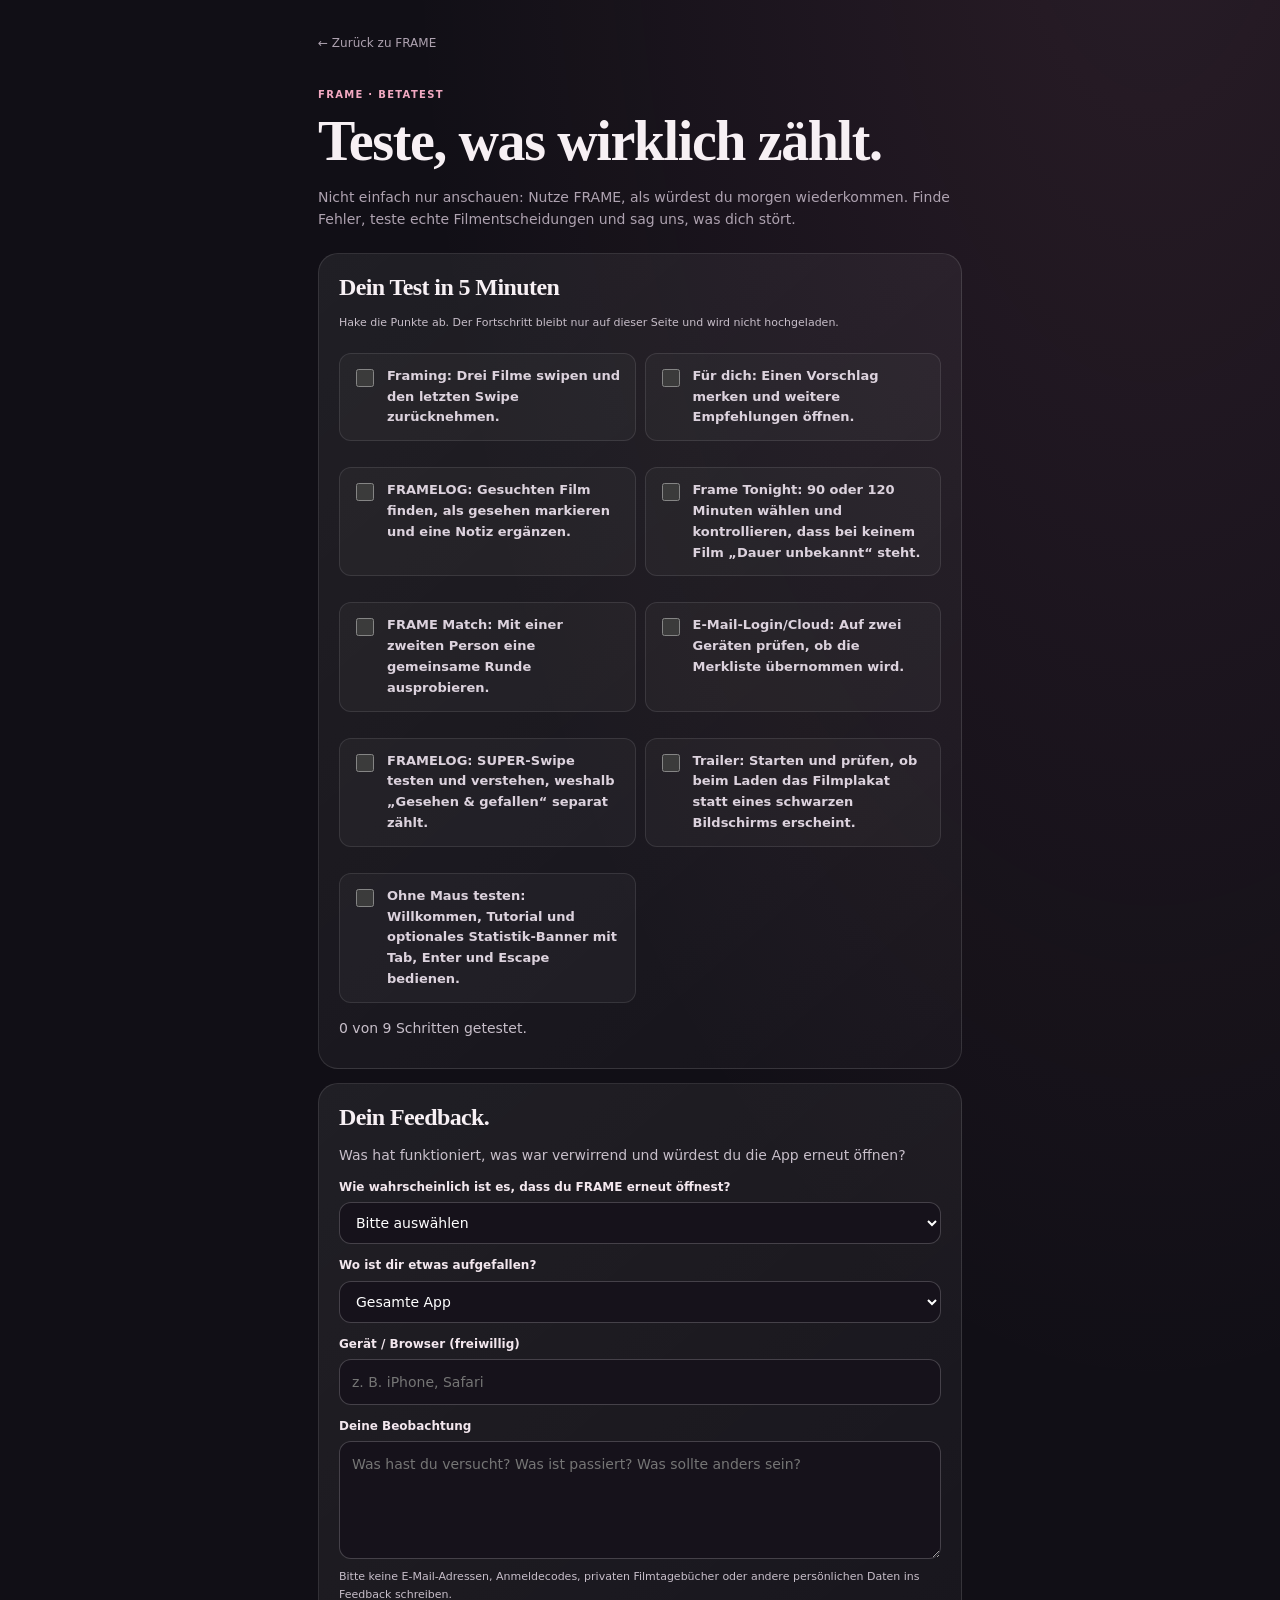
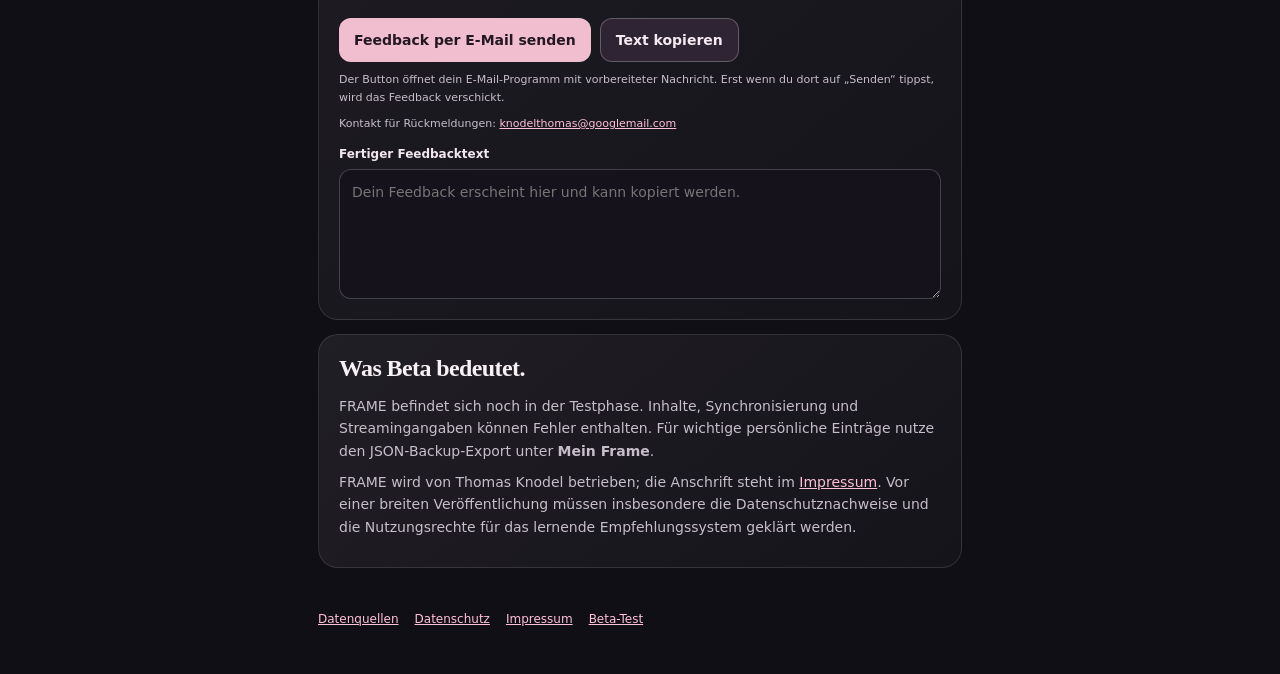
<file: beta.html>
<!doctype html>
<html lang="de"><head><meta charset="utf-8"><meta name="viewport" content="width=device-width,initial-scale=1,viewport-fit=cover"><meta name="theme-color" content="#110f16"><meta name="description" content="Beta-Test und Feedback für FRAME"><link rel="icon" href="/icon.svg" type="image/svg+xml"><title>FRAME Beta · FRAME</title>
<style>
:root{color-scheme:dark;--bg:#110f16;--panel:#201b26;--line:rgba(255,255,255,.11);--text:#f7f0f4;--muted:#aea2b0;--pink:#f2a9c2}
*{box-sizing:border-box}html{background:var(--bg)}body{margin:0;background:radial-gradient(ellipse at 90% -10%,rgba(240,137,183,.11),transparent 46%),var(--bg);color:var(--text);font:14px/1.6 system-ui,-apple-system,BlinkMacSystemFont,"Segoe UI",sans-serif}
main{width:min(100%,680px);margin:auto;padding:24px 18px calc(45px + env(safe-area-inset-bottom))}
a{color:#ffc1d6}a.back{display:inline-block;text-decoration:none;color:var(--muted);font-size:12px;padding:10px 0 25px}
.eyebrow{color:var(--pink);font-size:10px;font-weight:800;letter-spacing:.13em}
h1,h2{font-family:Georgia,serif;letter-spacing:-.025em}h1{font-size:clamp(38px,9vw,56px);line-height:1.06;margin:8px 0 14px}h2{font-size:24px;line-height:1.16;margin:0 0 12px}h3{font-size:16px;line-height:1.35;margin:16px 0 4px}
.intro{color:var(--muted);font-size:14px;margin:0 0 23px}
.card{border:1px solid var(--line);background:linear-gradient(140deg,rgba(255,255,255,.065),rgba(255,255,255,.025));padding:20px;border-radius:20px;margin:14px 0}
.card p,.card li{color:#c7bec9}p{margin:9px 0}ul{padding-left:20px}li{margin:6px 0}.notice{border-left:3px solid #eda4bf;padding:10px 12px;background:rgba(248,171,203,.08);border-radius:5px;color:#f5d6e2}
.meta{font-size:11px;color:var(--muted)}footer{padding-top:28px;color:var(--muted);font-size:12px;display:flex;gap:16px;flex-wrap:wrap}
button,input,select,textarea{font:inherit}button{cursor:pointer}button:focus-visible,a:focus-visible,input:focus-visible,textarea:focus-visible,select:focus-visible{outline:2px solid #ffb5d0;outline-offset:2px}
label{display:block;color:#f3e7ee;font-weight:650;font-size:12px;margin:12px 0 5px}
input:not([type=checkbox]),select,textarea{display:block;width:100%;background:#16121b;border:1px solid rgba(255,255,255,.2);border-radius:12px;padding:11px 12px;color:#fff;font-size:14px}
input[type=checkbox]{accent-color:#e6a0b8;width:18px;height:18px;flex:none}
textarea{min-height:118px;resize:vertical}
.primary,.secondary{min-height:43px;padding:10px 15px;border-radius:12px;font-weight:750}
.primary{background:#f1bed0;color:#231720;border:0}
.secondary{border:1px solid rgba(255,255,255,.25);color:#f7e9f1;background:#2e2433}
.actions{display:flex;gap:9px;flex-wrap:wrap;margin-top:14px}
.grid{display:grid;grid-template-columns:repeat(2,minmax(0,1fr));gap:9px}
.check{display:flex;align-items:start;gap:10px;border:1px solid rgba(255,255,255,.10);padding:12px;border-radius:12px;background:rgba(255,255,255,.03);font-size:13px;color:#dcd2dd}
.check span{flex:1}
#feedbackOutput{min-height:130px;white-space:pre-wrap}
[hidden]{display:none!important}
@media(max-width:390px){.grid{grid-template-columns:1fr}.card{padding:16px}}
</style></head>
<body><main><a class="back" href="/">← Zurück zu FRAME</a>
<p class="eyebrow">FRAME · BETATEST</p><h1>Teste, was wirklich zählt.</h1>
<p class="intro">Nicht einfach nur anschauen: Nutze FRAME, als würdest du morgen wiederkommen. Finde Fehler, teste echte Filmentscheidungen und sag uns, was dich stört.</p>
<section class="card"><h2>Dein Test in 5 Minuten</h2><p class="meta">Hake die Punkte ab. Der Fortschritt bleibt nur auf dieser Seite und wird nicht hochgeladen.</p>
<div id="betaChecks" class="grid">
<label class="check"><input type="checkbox"><span>Framing: Drei Filme swipen und den letzten Swipe zurücknehmen.</span></label>
<label class="check"><input type="checkbox"><span>Für dich: Einen Vorschlag merken und weitere Empfehlungen öffnen.</span></label>
<label class="check"><input type="checkbox"><span>FRAMELOG: Gesuchten Film finden, als gesehen markieren und eine Notiz ergänzen.</span></label>
<label class="check"><input type="checkbox"><span>Frame Tonight: 90 oder 120 Minuten wählen und kontrollieren, dass bei keinem Film „Dauer unbekannt“ steht.</span></label>
<label class="check"><input type="checkbox"><span>FRAME Match: Mit einer zweiten Person eine gemeinsame Runde ausprobieren.</span></label>
<label class="check"><input type="checkbox"><span>E-Mail-Login/Cloud: Auf zwei Geräten prüfen, ob die Merkliste übernommen wird.</span></label>
<label class="check"><input type="checkbox"><span>FRAMELOG: SUPER-Swipe testen und verstehen, weshalb „Gesehen &amp; gefallen“ separat zählt.</span></label>
<label class="check"><input type="checkbox"><span>Trailer: Starten und prüfen, ob beim Laden das Filmplakat statt eines schwarzen Bildschirms erscheint.</span></label>
<label class="check"><input type="checkbox"><span>Ohne Maus testen: Willkommen, Tutorial und optionales Statistik-Banner mit Tab, Enter und Escape bedienen.</span></label>
</div><p id="testProgress" role="status">0 von 9 Schritten getestet.</p></section>
<section class="card"><h2>Dein Feedback.</h2>
<p>Was hat funktioniert, was war verwirrend und würdest du die App erneut öffnen?</p>
<form id="betaForm">
<label for="betaRating">Wie wahrscheinlich ist es, dass du FRAME erneut öffnest?</label>
<select id="betaRating" required><option value="">Bitte auswählen</option><option value="Auf jeden Fall">Auf jeden Fall</option><option value="Vielleicht">Vielleicht</option><option value="Eher nicht">Eher nicht</option></select>
<label for="betaArea">Wo ist dir etwas aufgefallen?</label>
<select id="betaArea"><option>Gesamte App</option><option>Framing</option><option>Für dich</option><option>FRAMELOG</option><option>Frame Tonight</option><option>FRAME Match</option><option>Login und Cloud</option></select>
<label for="betaDevice">Gerät / Browser (freiwillig)</label>
<input id="betaDevice" maxlength="100" placeholder="z. B. iPhone, Safari">
<label for="betaText">Deine Beobachtung</label>
<textarea id="betaText" required maxlength="1500" placeholder="Was hast du versucht? Was ist passiert? Was sollte anders sein?"></textarea>
<p class="meta">Bitte keine E-Mail-Adressen, Anmeldecodes, privaten Filmtagebücher oder andere persönlichen Daten ins Feedback schreiben.</p>
<div class="actions"><button type="submit" class="primary" id="betaShare">Feedback per E-Mail senden</button><button type="button" class="secondary" id="betaCopy">Text kopieren</button></div>
</form>
<p id="betaStatus" role="status" aria-live="polite" class="meta">Der Button öffnet dein E-Mail-Programm mit vorbereiteter Nachricht. Erst wenn du dort auf „Senden“ tippst, wird das Feedback verschickt.</p>
<p class="meta">Kontakt für Rückmeldungen: <a href="mailto:knodelthomas@googlemail.com">knodelthomas@googlemail.com</a></p>
<label for="feedbackOutput">Fertiger Feedbacktext</label>
<textarea id="feedbackOutput" readonly placeholder="Dein Feedback erscheint hier und kann kopiert werden."></textarea>
</section>
<section class="card"><h2>Was Beta bedeutet.</h2>
<p>FRAME befindet sich noch in der Testphase. Inhalte, Synchronisierung und Streamingangaben können Fehler enthalten. Für wichtige persönliche Einträge nutze den JSON-Backup-Export unter <strong>Mein Frame</strong>.</p>
<p>FRAME wird von Thomas Knodel betrieben; die Anschrift steht im <a href="/impressum.html">Impressum</a>. Vor einer breiten Veröffentlichung müssen insbesondere die Datenschutznachweise und die Nutzungsrechte für das lernende Empfehlungssystem geklärt werden.</p>
</section>
<script>
(function(){
'use strict';
const checks=[...document.querySelectorAll('#betaChecks input')];
const progress=document.getElementById('testProgress');
function update(){const count=checks.filter(x=>x.checked).length;progress.textContent=count+' von '+checks.length+' Schritten getestet.';}
checks.forEach(x=>x.addEventListener('change',update));update();
const form=document.getElementById('betaForm'),out=document.getElementById('feedbackOutput');
const status=document.getElementById('betaStatus');
function message(){
 const rating=document.getElementById('betaRating').value||'Nicht angegeben';
 const area=document.getElementById('betaArea').value;
 const device=document.getElementById('betaDevice').value.trim().slice(0,100);
 const feedback=document.getElementById('betaText').value.trim().slice(0,1500);
 if(!feedback){status.textContent='Bitte erst deine Beobachtung eintragen.';return null;}
 const msg=['FRAME · Beta-Feedback','Wiederkommen: '+rating,'Bereich: '+area,
  ...(device?['Gerät: '+device]:[]),'Getestet: '+checks.filter(x=>x.checked).length+' / '+checks.length,
  'Beobachtung: '+feedback].join('\n');
 out.value=msg;return msg;
}
async function copy(msg){
 try{
   if(navigator.clipboard?.writeText){await navigator.clipboard.writeText(msg);status.textContent='Feedback kopiert. Teile es über deinen bevorzugten Kanal.';return;}
 }catch{}
 out.focus();out.select();status.textContent='Markiere den Text und wähle „Kopieren“.';
}
form.addEventListener('submit',event=>{
 event.preventDefault();const msg=message();if(!msg)return;
 const subject='FRAME Beta-Feedback · '+document.getElementById('betaArea').value;
 const url='mailto:knodelthomas@googlemail.com?subject='+encodeURIComponent(subject)+'&body='+encodeURIComponent(msg);
 status.textContent='Öffne dein E-Mail-Programm und tippe dort auf „Senden“. Falls kein E-Mail-Programm erscheint, nutze „Text kopieren“.';
 window.location.href=url;
});
document.getElementById('betaCopy').addEventListener('click',async()=>{const msg=message();if(msg)await copy(msg);});
})();
</script><footer><a href="/about.html">Datenquellen</a><a href="/datenschutz.html">Datenschutz</a><a href="/impressum.html">Impressum</a><a href="/beta.html">Beta-Test</a></footer></main></body></html>
</file>
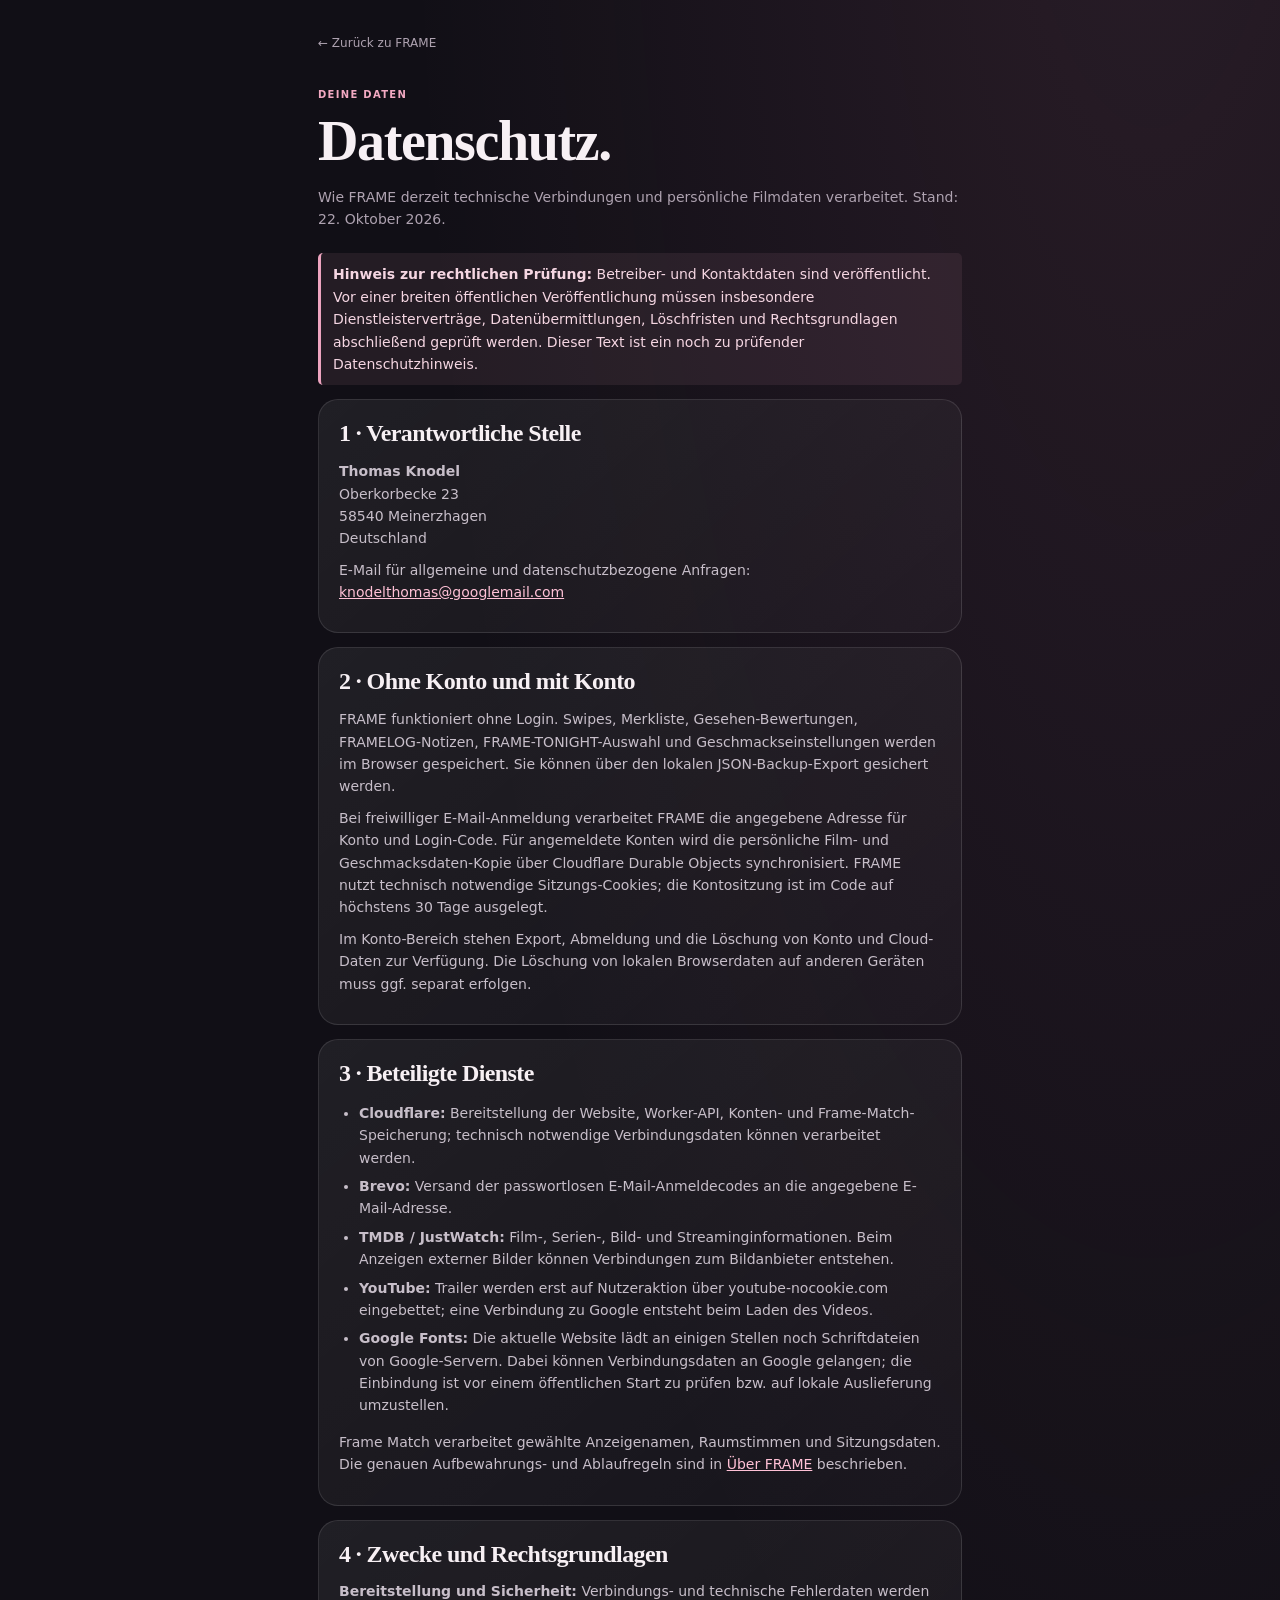
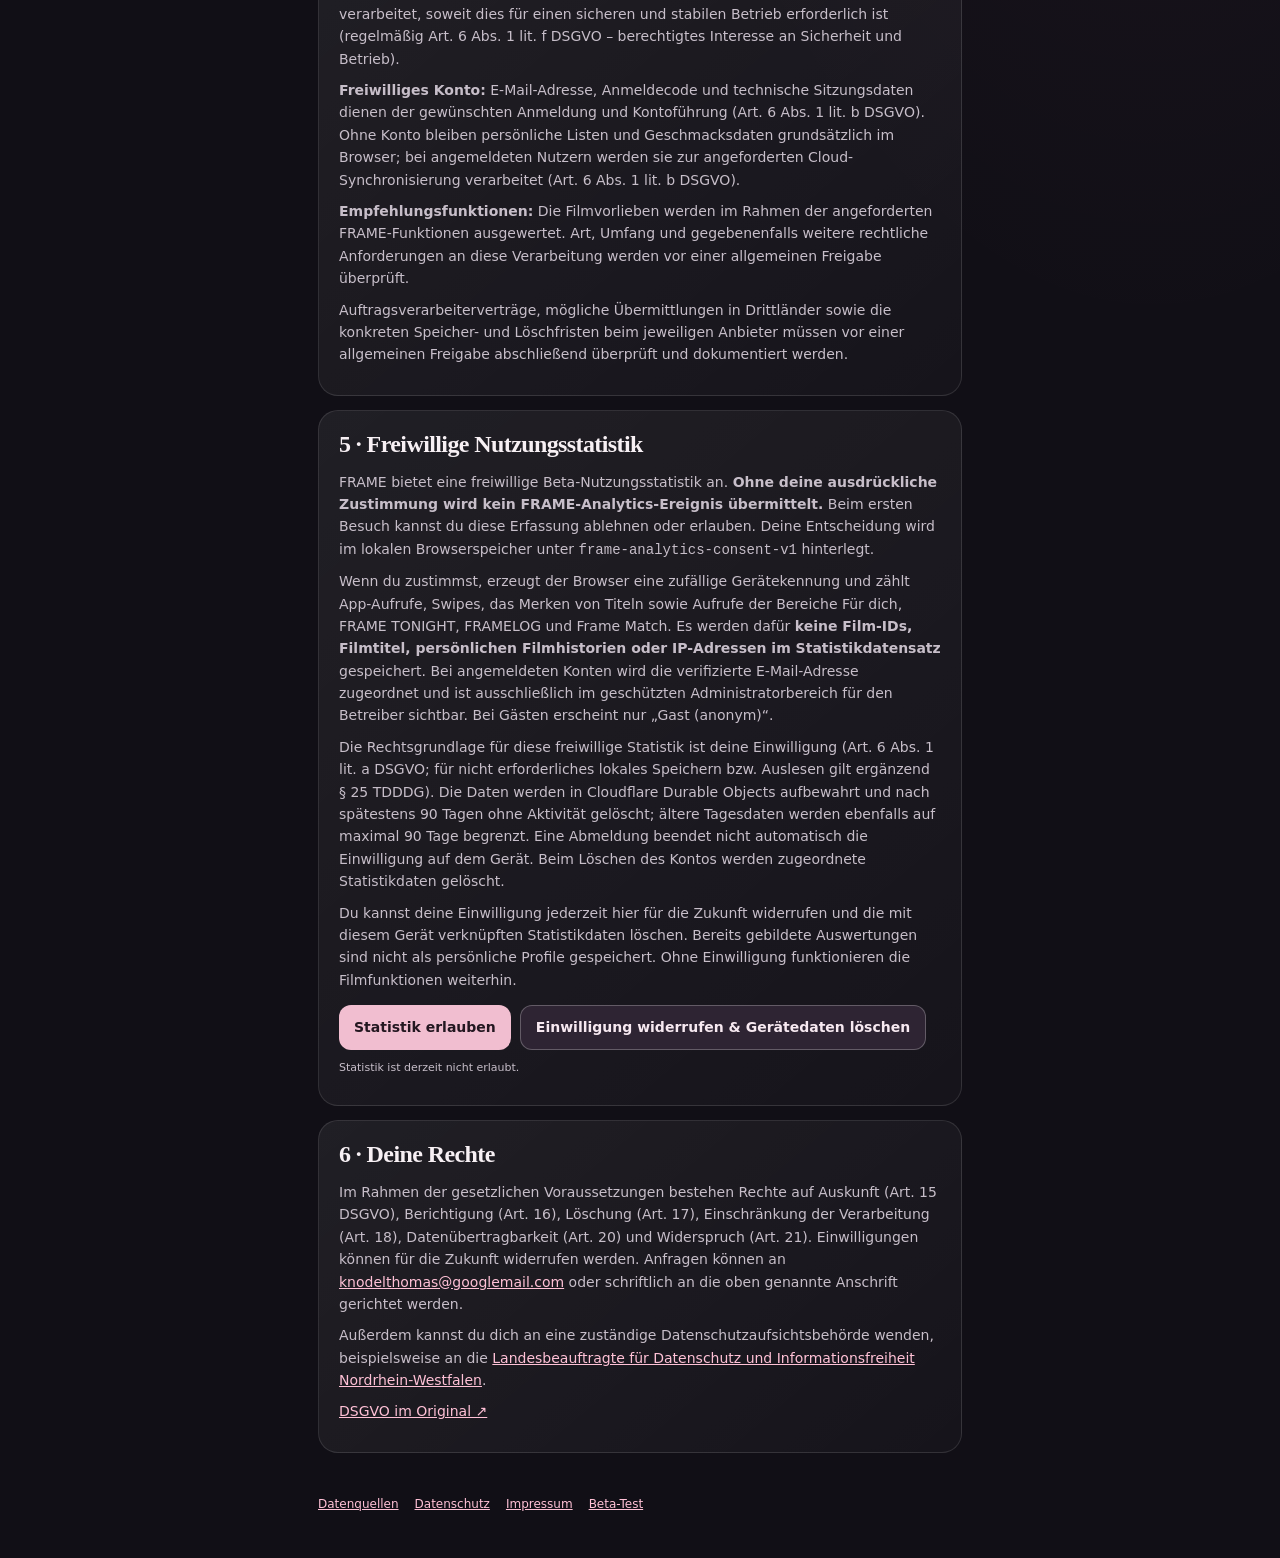
<file: datenschutz.html>
<!doctype html>
<html lang="de"><head><meta charset="utf-8"><meta name="viewport" content="width=device-width,initial-scale=1,viewport-fit=cover"><meta name="theme-color" content="#110f16"><meta name="description" content="Datenschutzhinweise zu FRAME"><link rel="icon" href="/icon.svg" type="image/svg+xml"><title>Datenschutz · FRAME</title>
<style>
:root{color-scheme:dark;--bg:#110f16;--panel:#201b26;--line:rgba(255,255,255,.11);--text:#f7f0f4;--muted:#aea2b0;--pink:#f2a9c2}
*{box-sizing:border-box}html{background:var(--bg)}body{margin:0;background:radial-gradient(ellipse at 90% -10%,rgba(240,137,183,.11),transparent 46%),var(--bg);color:var(--text);font:14px/1.6 system-ui,-apple-system,BlinkMacSystemFont,"Segoe UI",sans-serif}
main{width:min(100%,680px);margin:auto;padding:24px 18px calc(45px + env(safe-area-inset-bottom))}
a{color:#ffc1d6}a.back{display:inline-block;text-decoration:none;color:var(--muted);font-size:12px;padding:10px 0 25px}
.eyebrow{color:var(--pink);font-size:10px;font-weight:800;letter-spacing:.13em}
h1,h2{font-family:Georgia,serif;letter-spacing:-.025em}h1{font-size:clamp(38px,9vw,56px);line-height:1.06;margin:8px 0 14px}h2{font-size:24px;line-height:1.16;margin:0 0 12px}h3{font-size:16px;line-height:1.35;margin:16px 0 4px}
.intro{color:var(--muted);font-size:14px;margin:0 0 23px}
.card{border:1px solid var(--line);background:linear-gradient(140deg,rgba(255,255,255,.065),rgba(255,255,255,.025));padding:20px;border-radius:20px;margin:14px 0}
.card p,.card li{color:#c7bec9}p{margin:9px 0}ul{padding-left:20px}li{margin:6px 0}.notice{border-left:3px solid #eda4bf;padding:10px 12px;background:rgba(248,171,203,.08);border-radius:5px;color:#f5d6e2}
.meta{font-size:11px;color:var(--muted)}footer{padding-top:28px;color:var(--muted);font-size:12px;display:flex;gap:16px;flex-wrap:wrap}
button,input,select,textarea{font:inherit}button{cursor:pointer}button:focus-visible,a:focus-visible,input:focus-visible,textarea:focus-visible,select:focus-visible{outline:2px solid #ffb5d0;outline-offset:2px}
label{display:block;color:#f3e7ee;font-weight:650;font-size:12px;margin:12px 0 5px}
input:not([type=checkbox]),select,textarea{display:block;width:100%;background:#16121b;border:1px solid rgba(255,255,255,.2);border-radius:12px;padding:11px 12px;color:#fff;font-size:14px}
input[type=checkbox]{accent-color:#e6a0b8;width:18px;height:18px;flex:none}
textarea{min-height:118px;resize:vertical}
.primary,.secondary{min-height:43px;padding:10px 15px;border-radius:12px;font-weight:750}
.primary{background:#f1bed0;color:#231720;border:0}
.secondary{border:1px solid rgba(255,255,255,.25);color:#f7e9f1;background:#2e2433}
.actions{display:flex;gap:9px;flex-wrap:wrap;margin-top:14px}
.grid{display:grid;grid-template-columns:repeat(2,minmax(0,1fr));gap:9px}
.check{display:flex;align-items:start;gap:10px;border:1px solid rgba(255,255,255,.10);padding:12px;border-radius:12px;background:rgba(255,255,255,.03);font-size:13px;color:#dcd2dd}
.check span{flex:1}
#feedbackOutput{min-height:130px;white-space:pre-wrap}
[hidden]{display:none!important}
@media(max-width:390px){.grid{grid-template-columns:1fr}.card{padding:16px}}
</style></head>
<body><main><a class="back" href="/">← Zurück zu FRAME</a>
<p class="eyebrow">DEINE DATEN</p><h1>Datenschutz.</h1>
<p class="intro">Wie FRAME derzeit technische Verbindungen und persönliche Filmdaten verarbeitet. Stand: 22. Oktober 2026.</p>
<div class="notice"><strong>Hinweis zur rechtlichen Prüfung:</strong> Betreiber- und Kontaktdaten sind veröffentlicht. Vor einer breiten öffentlichen Veröffentlichung müssen insbesondere Dienstleisterverträge, Datenübermittlungen, Löschfristen und Rechtsgrundlagen abschließend geprüft werden. Dieser Text ist ein noch zu prüfender Datenschutzhinweis.</div>
<section class="card"><h2>1 · Verantwortliche Stelle</h2>
<p><strong>Thomas Knodel</strong><br>Oberkorbecke 23<br>58540 Meinerzhagen<br>Deutschland</p>
<p>E-Mail für allgemeine und datenschutzbezogene Anfragen: <a href="mailto:knodelthomas@googlemail.com">knodelthomas@googlemail.com</a></p></section>
<section class="card"><h2>2 · Ohne Konto und mit Konto</h2>
<p>FRAME funktioniert ohne Login. Swipes, Merkliste, Gesehen-Bewertungen, FRAMELOG-Notizen, FRAME-TONIGHT-Auswahl und Geschmackseinstellungen werden im Browser gespeichert. Sie können über den lokalen JSON-Backup-Export gesichert werden.</p>
<p>Bei freiwilliger E-Mail-Anmeldung verarbeitet FRAME die angegebene Adresse für Konto und Login-Code. Für angemeldete Konten wird die persönliche Film- und Geschmacksdaten-Kopie über Cloudflare Durable Objects synchronisiert. FRAME nutzt technisch notwendige Sitzungs-Cookies; die Kontositzung ist im Code auf höchstens 30 Tage ausgelegt.</p>
<p>Im Konto-Bereich stehen Export, Abmeldung und die Löschung von Konto und Cloud-Daten zur Verfügung. Die Löschung von lokalen Browserdaten auf anderen Geräten muss ggf. separat erfolgen.</p></section>
<section class="card"><h2>3 · Beteiligte Dienste</h2>
<ul><li><strong>Cloudflare:</strong> Bereitstellung der Website, Worker-API, Konten- und Frame-Match-Speicherung; technisch notwendige Verbindungsdaten können verarbeitet werden.</li>
<li><strong>Brevo:</strong> Versand der passwortlosen E-Mail-Anmeldecodes an die angegebene E-Mail-Adresse.</li>
<li><strong>TMDB / JustWatch:</strong> Film-, Serien-, Bild- und Streaminginformationen. Beim Anzeigen externer Bilder können Verbindungen zum Bildanbieter entstehen.</li>
<li><strong>YouTube:</strong> Trailer werden erst auf Nutzeraktion über youtube-nocookie.com eingebettet; eine Verbindung zu Google entsteht beim Laden des Videos.</li>
<li><strong>Google Fonts:</strong> Die aktuelle Website lädt an einigen Stellen noch Schriftdateien von Google-Servern. Dabei können Verbindungsdaten an Google gelangen; die Einbindung ist vor einem öffentlichen Start zu prüfen bzw. auf lokale Auslieferung umzustellen.</li></ul>
<p>Frame Match verarbeitet gewählte Anzeigenamen, Raumstimmen und Sitzungsdaten. Die genauen Aufbewahrungs- und Ablaufregeln sind in <a href="/about.html">Über FRAME</a> beschrieben.</p></section>
<section class="card"><h2>4 · Zwecke und Rechtsgrundlagen</h2>
<p><strong>Bereitstellung und Sicherheit:</strong> Verbindungs- und technische Fehlerdaten werden verarbeitet, soweit dies für einen sicheren und stabilen Betrieb erforderlich ist (regelmäßig Art. 6 Abs. 1 lit. f DSGVO – berechtigtes Interesse an Sicherheit und Betrieb).</p>
<p><strong>Freiwilliges Konto:</strong> E-Mail-Adresse, Anmeldecode und technische Sitzungsdaten dienen der gewünschten Anmeldung und Kontoführung (Art. 6 Abs. 1 lit. b DSGVO). Ohne Konto bleiben persönliche Listen und Geschmacksdaten grundsätzlich im Browser; bei angemeldeten Nutzern werden sie zur angeforderten Cloud-Synchronisierung verarbeitet (Art. 6 Abs. 1 lit. b DSGVO).</p>
<p><strong>Empfehlungsfunktionen:</strong> Die Filmvorlieben werden im Rahmen der angeforderten FRAME-Funktionen ausgewertet. Art, Umfang und gegebenenfalls weitere rechtliche Anforderungen an diese Verarbeitung werden vor einer allgemeinen Freigabe überprüft.</p>
<p>Auftragsverarbeiterverträge, mögliche Übermittlungen in Drittländer sowie die konkreten Speicher- und Löschfristen beim jeweiligen Anbieter müssen vor einer allgemeinen Freigabe abschließend überprüft und dokumentiert werden.</p></section>
<section class="card"><h2>5 · Freiwillige Nutzungsstatistik</h2>
<p>FRAME bietet eine freiwillige Beta-Nutzungsstatistik an. <strong>Ohne deine ausdrückliche Zustimmung wird kein FRAME-Analytics-Ereignis übermittelt.</strong> Beim ersten Besuch kannst du diese Erfassung ablehnen oder erlauben. Deine Entscheidung wird im lokalen Browserspeicher unter <code>frame-analytics-consent-v1</code> hinterlegt.</p>
<p>Wenn du zustimmst, erzeugt der Browser eine zufällige Gerätekennung und zählt App-Aufrufe, Swipes, das Merken von Titeln sowie Aufrufe der Bereiche Für dich, FRAME TONIGHT, FRAMELOG und Frame Match. Es werden dafür <strong>keine Film-IDs, Filmtitel, persönlichen Filmhistorien oder IP-Adressen im Statistikdatensatz</strong> gespeichert. Bei angemeldeten Konten wird die verifizierte E-Mail-Adresse zugeordnet und ist ausschließlich im geschützten Administratorbereich für den Betreiber sichtbar. Bei Gästen erscheint nur „Gast (anonym)“.</p>
<p>Die Rechtsgrundlage für diese freiwillige Statistik ist deine Einwilligung (Art. 6 Abs. 1 lit. a DSGVO; für nicht erforderliches lokales Speichern bzw. Auslesen gilt ergänzend § 25 TDDDG). Die Daten werden in Cloudflare Durable Objects aufbewahrt und nach spätestens 90 Tagen ohne Aktivität gelöscht; ältere Tagesdaten werden ebenfalls auf maximal 90 Tage begrenzt. Eine Abmeldung beendet nicht automatisch die Einwilligung auf dem Gerät. Beim Löschen des Kontos werden zugeordnete Statistikdaten gelöscht.</p>
<p>Du kannst deine Einwilligung jederzeit hier für die Zukunft widerrufen und die mit diesem Gerät verknüpften Statistikdaten löschen. Bereits gebildete Auswertungen sind nicht als persönliche Profile gespeichert. Ohne Einwilligung funktionieren die Filmfunktionen weiterhin.</p>
<div class="actions"><button type="button" class="primary" id="frameStatsAllow">Statistik erlauben</button><button type="button" class="secondary" id="frameStatsRevoke">Einwilligung widerrufen &amp; Gerätedaten löschen</button></div>
<p class="meta" id="frameStatsStatus" role="status"></p>
</section>
<section class="card"><h2>6 · Deine Rechte</h2>
<p>Im Rahmen der gesetzlichen Voraussetzungen bestehen Rechte auf Auskunft (Art. 15 DSGVO), Berichtigung (Art. 16), Löschung (Art. 17), Einschränkung der Verarbeitung (Art. 18), Datenübertragbarkeit (Art. 20) und Widerspruch (Art. 21). Einwilligungen können für die Zukunft widerrufen werden. Anfragen können an <a href="mailto:knodelthomas@googlemail.com">knodelthomas@googlemail.com</a> oder schriftlich an die oben genannte Anschrift gerichtet werden.</p>
<p>Außerdem kannst du dich an eine zuständige Datenschutzaufsichtsbehörde wenden, beispielsweise an die <a href="https://www.ldi.nrw.de/" target="_blank" rel="noopener noreferrer">Landesbeauftragte für Datenschutz und Informationsfreiheit Nordrhein-Westfalen</a>.</p>
<p><a href="https://eur-lex.europa.eu/eli/reg/2016/679/oj" target="_blank" rel="noopener noreferrer">DSGVO im Original ↗</a></p></section><footer><a href="/about.html">Datenquellen</a><a href="/datenschutz.html">Datenschutz</a><a href="/impressum.html">Impressum</a><a href="/beta.html">Beta-Test</a></footer></main>
<script>
(()=>{
'use strict';
const C='frame-analytics-consent-v1',V='frame-analytics-visitor-v1';
const status=document.getElementById('frameStatsStatus');
const show=msg=>{status.textContent=msg;};
const update=()=>{show(localStorage.getItem(C)==='yes'?'Statistik ist aktuell erlaubt.':'Statistik ist derzeit nicht erlaubt.');};
document.getElementById('frameStatsAllow').addEventListener('click',()=>{
 try{
  if(!localStorage.getItem(V))localStorage.setItem(V,crypto.randomUUID());
  localStorage.setItem(C,'yes');
  update();
 }catch{show('Diese Browsereinstellungen lassen sich hier nicht speichern.');}
});
document.getElementById('frameStatsRevoke').addEventListener('click',async()=>{
 const id=localStorage.getItem(V);
 try{localStorage.setItem(C,'no');}catch{}
 if(!id){update();return;}
 try{
  const res=await fetch('/api/analytics/forget',{method:'POST',credentials:'same-origin',cache:'no-store',
    headers:{'content-type':'application/json'},body:JSON.stringify({id})});
  if(!res.ok)throw Error();
  localStorage.removeItem(V);
  show('Einwilligung widerrufen. Die erfassten Daten dieses Geräts wurden gelöscht.');
 }catch{show('Einwilligung widerrufen. Die serverseitige Löschung konnte nicht bestätigt werden. Bitte erneut versuchen oder uns kontaktieren.');}
});
try{update();}catch{show('Statistik ist nicht aktiviert.');}
})();
</script></body></html>
</file>
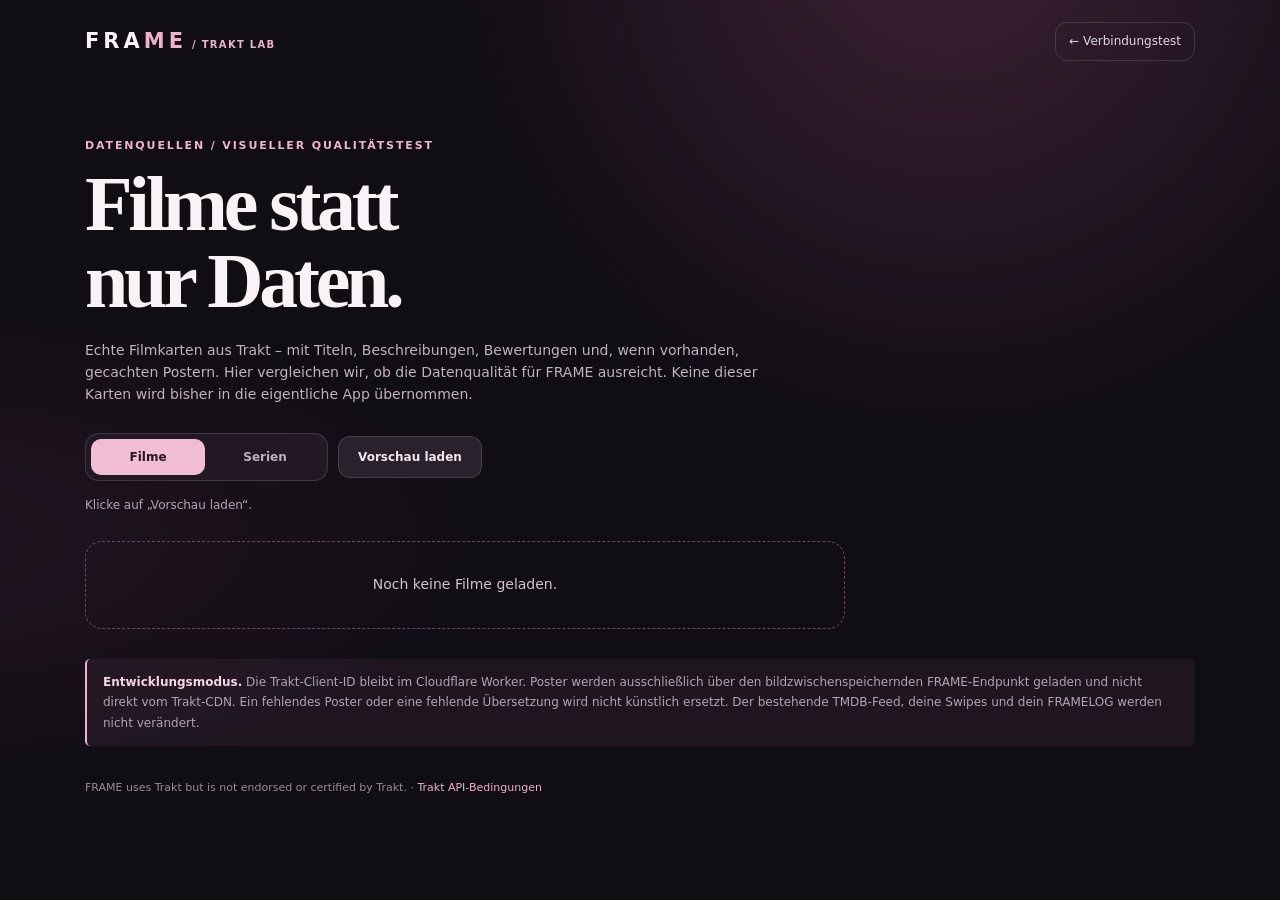
<file: frame-trakt-preview.html>
<!doctype html>
<html lang="de">
<head>
<meta charset="utf-8">
<meta name="viewport" content="width=device-width,initial-scale=1,viewport-fit=cover">
<meta name="robots" content="noindex,nofollow">
<meta name="theme-color" content="#120e16">
<link rel="icon" href="/icon.svg" type="image/svg+xml">
<title>FRAME LAB · Trakt-Filmkarten</title>
<style>
:root{color-scheme:dark;--bg:#100d13;--surface:#201923;--muted:#b8aab8;--line:rgba(255,255,255,.14);--pink:#edb2cd;--text:#f9f3f7}
*{box-sizing:border-box}html{background:var(--bg)}
body{margin:0;min-height:100dvh;color:var(--text);background:radial-gradient(ellipse at 74% -8%,#3d2035 0,transparent 38%),radial-gradient(ellipse at -10% 60%,#241522 0,transparent 33%),var(--bg);font:14px/1.55 -apple-system,BlinkMacSystemFont,"Segoe UI",system-ui,sans-serif}
a{color:var(--pink);text-decoration:none}a:focus-visible,button:focus-visible,summary:focus-visible{outline:2px solid #ffbdd9;outline-offset:3px}
main{width:min(1190px,100%);padding:22px clamp(14px,4vw,40px) 76px;margin:auto}
header{display:flex;gap:18px;align-items:center;justify-content:space-between;margin-bottom:clamp(40px,6vw,80px)}
.wordmark{font-size:21px;font-weight:900;letter-spacing:.19em}.wordmark span{color:var(--pink)}.lab{font-size:10px;font-weight:800;letter-spacing:.13em;color:#af9caa;padding-left:5px}
.back{border:1px solid var(--line);border-radius:12px;padding:9px 13px;color:#e3d7e0;font-size:12px;white-space:nowrap}
.eyebrow{font-size:11px;letter-spacing:.17em;color:#efb3cf;font-weight:850}
h1{font:600 clamp(42px,7vw,78px)/.98 Georgia,serif;letter-spacing:-.055em;margin:12px 0 21px}
.intro{max-width:720px;color:#c0b2bf;font-size:14px;margin:0 0 28px}
.tools{display:flex;flex-wrap:wrap;align-items:center;gap:10px;margin-bottom:15px}
.tabs{display:flex;gap:3px;background:#211824;padding:5px;border:1px solid var(--line);border-radius:14px}
.tab{border:0;background:transparent;color:#bcb0bd;border-radius:10px;min-width:114px;padding:11px 16px;font:800 12px system-ui;cursor:pointer}
.tab[aria-selected=true]{background:#f0bdd2;color:#241823}
.refresh{border:1px solid var(--line);border-radius:12px;background:#29212b;color:#f5e7ef;padding:13px 19px;font:750 12px system-ui;cursor:pointer}
.refresh:disabled{opacity:.45}
#status{color:#b5a3b3;font-size:12px;margin:14px 0 25px;min-height:20px}
#status.error{color:#ffb7b7}
.warning{margin:-7px 0 24px;padding:13px 15px;border:1px solid rgba(244,186,115,.35);background:rgba(244,186,115,.075);border-radius:12px;color:#f4d6b2;font-size:12px;line-height:1.6}
.warning[hidden]{display:none}
.stats{display:flex;gap:8px;flex-wrap:wrap;margin-bottom:23px}
.stats[hidden],#grid[hidden],#empty[hidden]{display:none}
.stat{padding:10px 12px;border-radius:10px;border:1px solid var(--line);background:rgba(255,255,255,.045);font-size:12px;color:#c8b8c6}
.stat b{font-variant-numeric:tabular-nums;font-size:16px;color:#f5e7f0;margin-right:5px}
.grid{display:grid;grid-template-columns:repeat(3,minmax(0,1fr));gap:16px}
.card{min-width:0;overflow:hidden;border-radius:21px;border:1px solid rgba(255,255,255,.13);background:linear-gradient(160deg,#2a202b,#1a151e 76%);box-shadow:0 9px 26px rgba(0,0,0,.12)}
.poster{height:clamp(210px,28vw,340px);position:relative;overflow:hidden;background:radial-gradient(ellipse at 50% 35%,#614059,transparent 70%),#211922}
.poster img{width:100%;height:100%;object-fit:cover;object-position:center 24%;display:block}
.poster:after{content:"";pointer-events:none;position:absolute;inset:0;background:linear-gradient(0deg,rgba(19,12,19,.85),transparent 40%)}
.no-poster{height:100%;display:grid;place-content:center;text-align:center;gap:10px}
.no-poster strong{font:600 clamp(25px,4vw,42px)/1 Georgia,serif;color:#f2d3df;letter-spacing:.2em}
.no-poster span{color:#b5a4b2;font-size:10px;letter-spacing:.16em;font-weight:750}
.no-poster .poster-error{display:block;max-width:90%;margin:10px auto 0;padding:0 8px;color:#ffcfcc;font-size:11px;letter-spacing:0;font-weight:600;line-height:1.55;overflow-wrap:anywhere}
.corner{position:absolute;z-index:1;left:14px;top:14px;background:rgba(18,12,19,.75);border:1px solid rgba(255,255,255,.24);backdrop-filter:blur(9px);font-size:9px;font-weight:800;letter-spacing:.08em;padding:6px 9px;border-radius:9px;max-width:calc(100% - 78px);white-space:nowrap;overflow:hidden;text-overflow:ellipsis}
.corner.german{color:#d9ffc8}
.rating{position:absolute;z-index:1;right:14px;top:14px;border-radius:9px;background:rgba(15,11,16,.77);padding:6px 9px;font-size:11px;font-weight:800}
.copy{padding:19px 18px 20px}
.meta{font-size:11px;color:#c2b4c1;letter-spacing:.07em;margin-bottom:9px}
h2{font:600 clamp(24px,2.8vw,30px)/1.11 Georgia,serif;margin:0 0 12px;letter-spacing:-.026em;text-wrap:balance;overflow-wrap:anywhere}
.genres{display:flex;gap:5px;flex-wrap:wrap;min-height:24px;margin:0 0 14px}
.genre{color:#e6c8d9;border:1px solid rgba(250,191,218,.23);background:rgba(240,173,204,.07);padding:4px 8px;border-radius:6px;font-size:10px;text-transform:capitalize}
.desc{font-size:12px;line-height:1.68;color:#cfc3cf;min-height:80px;display:-webkit-box;-webkit-box-orient:vertical;-webkit-line-clamp:4;overflow:hidden;margin:0}
.desc.full{display:block;overflow:visible}
.more{display:block;margin:10px 0 0;background:none;border:0;color:var(--pink);font:750 12px system-ui;padding:0;cursor:pointer}
.bottom{border-top:1px solid var(--line);display:flex;align-items:center;justify-content:space-between;gap:8px;margin-top:20px;padding-top:13px;font-size:11px;color:#a99eaa}
.bottom a{font-weight:700}
.empty{border:1px dashed #6a4a63;padding:32px 18px;border-radius:17px;text-align:center;color:#d4c1d0;max-width:760px}
.note{color:#b2a3b2;border-left:2px solid var(--pink);background:rgba(226,139,190,.065);padding:13px 16px;margin-top:30px;border-radius:5px;font-size:12px;line-height:1.7}
.note strong{color:#f5d5e5}
.foot{font-size:11px;color:#9a8a99;margin-top:33px}
@media(max-width:850px){.grid{grid-template-columns:repeat(2,minmax(0,1fr))}.poster{height:clamp(215px,40vw,350px)}}
@media(max-width:480px){header{margin-bottom:46px}.wordmark{font-size:18px}.back{font-size:11px;padding:9px}.lab{font-size:9px}.tabs{width:100%}.tab{flex:1;min-width:0}.refresh{width:100%}.grid{gap:9px}.card{border-radius:14px}.poster{height:clamp(175px,57vw,255px)}.copy{padding:13px 11px 14px}h2{font-size:21px}.genres{margin-bottom:8px}.genre{font-size:9px;padding:3px 5px}.desc{font-size:11px;min-height:90px;-webkit-line-clamp:5}.meta{font-size:10px}.rating{right:8px;top:8px}.corner{left:8px;top:8px;font-size:8px}.bottom{font-size:10px}}
</style>
</head>
<body><main>
<header><div><div class="wordmark">FRA<span>ME</span><span class="lab">/ TRAKT LAB</span></div></div><a class="back" href="/frame-trakt-test.html">← Verbindungstest</a></header>
<p class="eyebrow">DATENQUELLEN / VISUELLER QUALITÄTSTEST</p>
<h1>Filme statt<br>nur Daten.</h1>
<p class="intro">Echte Filmkarten aus Trakt – mit Titeln, Beschreibungen, Bewertungen und, wenn vorhanden, gecachten Postern. Hier vergleichen wir, ob die Datenqualität für FRAME ausreicht. Keine dieser Karten wird bisher in die eigentliche App übernommen.</p>
<div class="tools" role="group" aria-label="Filme oder Serien wählen">
 <div class="tabs" role="tablist">
  <button type="button" class="tab" id="moviesTab" aria-selected="true" role="tab">Filme</button>
  <button type="button" class="tab" id="showsTab" aria-selected="false" role="tab">Serien</button>
 </div>
 <button class="refresh" id="refresh" type="button">Vorschau laden</button>
</div>
<p id="status" role="status">Noch keine Daten abgerufen. Klicke auf „Vorschau laden“.</p>
<div class="warning" id="previewWarning" role="status" hidden></div>
<div class="stats" id="stats" hidden></div>
<div id="grid" class="grid" hidden></div>
<div class="empty" id="empty">Die Vorschau läuft ausschließlich über dein verifiziertes FRAME-Administratorkonto.</div>
<p class="note"><strong>Entwicklungsmodus.</strong> Die Trakt-Client-ID bleibt im Cloudflare Worker. Poster werden ausschließlich über den bildzwischenspeichernden FRAME-Endpunkt geladen und nicht direkt vom Trakt-CDN. Ein fehlendes Poster oder eine fehlende Übersetzung wird nicht künstlich ersetzt. Der bestehende TMDB-Feed, deine Swipes und dein FRAMELOG werden nicht verändert.</p>
<p class="foot">FRAME uses Trakt but is not endorsed or certified by Trakt. · <a href="https://developer.trakt.tv/docs/api-use-policy" target="_blank" rel="noopener noreferrer">Trakt API-Bedingungen</a></p>
</main>
<script>
(()=>{
'use strict';
const el=id=>document.getElementById(id);
const loaded=new Map();
let current='movies',loading=false,posterDiagnosticStarted=false;
let posterProgress={total:0,loaded:0,failed:0};
function updatePosterProgress(){
 const n=el('posterProgress');
 if(n)n.textContent=posterProgress.loaded+' / '+posterProgress.total+' Bilder geladen'+(posterProgress.failed?' · '+posterProgress.failed+' Fehler':'');
}
async function diagnosePoster(url,node){
 try{
  const probe=new URL(url,location.origin);probe.searchParams.set('diagnose','1');
  const response=await fetch(probe,{credentials:'same-origin',cache:'no-store'});
  const data=await response.json();
  node.textContent=data.ok?'Beim erneuten Abruf wurde ein Bild geliefert. Der ursprüngliche Ladefehler kann vorübergehend sein.':
    (data.error||'Bildabruf fehlgeschlagen')+' ['+(data.code||'HTTP '+response.status)+']';
 }catch{node.textContent='Bilddiagnose momentan nicht verfügbar.';}
}

const labels={action:'Action',adventure:'Abenteuer',animation:'Animation',comedy:'Komödie',crime:'Krimi',documentary:'Dokumentation',drama:'Drama',family:'Familie',fantasy:'Fantasy',history:'Historie',horror:'Horror',music:'Musik',mystery:'Mystery',romance:'Romantik',science_fiction:'Science Fiction',thriller:'Thriller',war:'Krieg',western:'Western'};
function section(type){
  current=type;
  el('previewWarning').hidden=true;
  el('moviesTab').setAttribute('aria-selected',String(type==='movies'));
  el('showsTab').setAttribute('aria-selected',String(type==='shows'));
  el('refresh').textContent=loaded.has(type)?'Neu abrufen':'Vorschau laden';
  if(loaded.has(type))render(loaded.get(type));
  else {
    el('stats').hidden=true;el('grid').hidden=true;el('empty').hidden=false;
    el('empty').textContent='Noch keine '+(type==='movies'?'Filme':'Serien')+' geladen.';
    el('status').textContent='Klicke auf „Vorschau laden“.';
    el('status').className='';
  }
}
function add(tag,cls,txt){
  const node=document.createElement(tag);
  if(cls)node.className=cls;
  if(txt!==undefined)node.textContent=txt;
  return node;
}
function card(item){
  const article=add('article','card');
  const poster=add('div','poster');
  if(item.poster){
    const img=document.createElement('img');
    img.loading='lazy';img.decoding='async';img.alt='Poster: '+item.title;
    img.onload=()=>{posterProgress.loaded++;updatePosterProgress();};
    img.onerror=()=>{
      posterProgress.failed++;updatePosterProgress();
      img.remove();
      const fallback=add('div','no-poster');
      fallback.append(add('strong','','FRAME'),add('span','','POSTER NICHT VERFÜGBAR'));
      // A single owner-only diagnostic reports the actual failure, without
      // retrying every poster or revealing Trakt credentials in the browser.
      if(!posterDiagnosticStarted){
        posterDiagnosticStarted=true;
        const errorText=add('span','poster-error','Prüfe Bildserver …');
        fallback.append(errorText);
        void diagnosePoster(img.src,errorText);
      }
      poster.prepend(fallback);
    };
    img.src=item.poster;
    poster.append(img);
  }else{
    const fallback=add('div','no-poster');
    fallback.append(add('strong','','FRAME'),add('span','','KEIN TRAKT-POSTER'));
    poster.append(fallback);
  }
  poster.append(add('div','corner'+(item.translated?' german':''),item.translated?'DEUTSCH':'ORIGINAL'));
  if(item.rating!==null && item.rating!==undefined)poster.append(add('div','rating','★ '+Number(item.rating).toFixed(1)+' / 10'));
  article.append(poster);
  const body=add('div','copy');
  body.append(add('div','meta',(item.year||'Jahr unbekannt')+(item.runtime?' · '+item.runtime+' MIN':'')+(item.votes?' · '+item.votes.toLocaleString('de-DE')+' VOTES':'')));
  body.append(add('h2','',item.title));
  const genres=add('div','genres');
  for(const g of item.genres||[])genres.append(add('span','genre',labels[g]||g.replaceAll('-',' ')));
  body.append(genres);
  const desc=add('p','desc',item.overview||'Keine Inhaltsbeschreibung in Trakt vorhanden.');
  body.append(desc);
  if(item.overview && item.overview.length>170){
    const more=add('button','more','Ganze Beschreibung');
    more.type='button';more.addEventListener('click',()=>{
      const open=desc.classList.toggle('full');
      more.textContent=open?'Weniger anzeigen':'Ganze Beschreibung';
    });
    body.append(more);
  }
  const footer=add('div','bottom');
  footer.append(add('span','',item.ids?.trakt?'Trakt #'+item.ids.trakt:'Trakt'));
  if(item.ids?.trakt){
    const link=add('a','','Auf Trakt ansehen ↗');
    link.href='https://trakt.tv/'+(item.type==='movie'?'movies':'shows')+'/'+encodeURIComponent(item.ids.trakt);
    link.target='_blank';link.rel='noopener noreferrer';
    footer.append(link);
  }
  body.append(footer);article.append(body);
  return article;
}
function render(data){
  if(data.section!==current)return;
  const warning=el('previewWarning');
  warning.hidden=!(data.warnings?.length);
  warning.textContent=(data.warnings||[]).join(' ') + (data.access?.details==='restricted'?' Trakt hat erweiterte Detailabfragen nicht freigegeben; wir versuchen nicht, diese Sperre zu umgehen.':'');
  el('grid').replaceChildren();el('stats').replaceChildren();
  posterDiagnosticStarted=false;
  posterProgress={total:(data.items||[]).filter(x=>!!x.poster).length,loaded:0,failed:0};
  el('grid').hidden=false;el('stats').hidden=false;el('empty').hidden=true;
  const coverage=data.coverage||{};
  for(const [label,value] of [['Karten',data.count],['Poster-Links',coverage.posters],['Deutsch',coverage.german],['Beschreibungen',coverage.descriptions],['Genres',coverage.genres]]){
    const stat=add('div','stat');
    stat.append(add('b','',String(value??0)),document.createTextNode(label));
    el('stats').append(stat);
  }
  const progress=add('div','stat');progress.id='posterProgress';el('stats').append(progress);updatePosterProgress();
  for(const item of data.items||[])el('grid').append(card(item));
  if(!data.items?.length){el('grid').hidden=true;el('empty').hidden=false;el('empty').textContent='Trakt hat keine Titel zurückgegeben.';}
  const stamp=new Date(data.checkedAt).toLocaleString('de-DE',{dateStyle:'short',timeStyle:'short'});
  el('status').textContent=data.count+' '+(current==='movies'?'Filme':'Serien')+' von Trakt geladen · '+stamp+' · '+(coverage.german||0)+' deutsche Beschreibungen'+(data.access?.details==='restricted'?' · Nur öffentliche Basisdaten':'');
  el('status').className='';
  el('refresh').textContent='Neu abrufen';
}
async function load(){
  if(loading)return;
  loading=true;const requested=current;
  el('refresh').disabled=true;
  el('status').textContent='Lade aktuelle Trakt-Karten und deutsche Beschreibungen …';
  el('status').className='';
  try{
    const res=await fetch('/api/trakt/preview?type='+requested,{credentials:'same-origin',cache:'no-store'});
    const data=await res.json();
    if(!res.ok)throw Object.assign(new Error(data.error||'Vorschau nicht verfügbar (HTTP '+res.status+').'),{status:res.status});
    loaded.set(requested,data);
    if(requested===current)render(data);
  }catch(error){
    if(requested===current){
      el('status').className='error';
      el('status').textContent='Vorschau fehlgeschlagen: '+(error.message||'Unbekannter Fehler');
      el('stats').hidden=true;el('grid').hidden=true;el('empty').hidden=false;
      el('previewWarning').hidden=true;
      el('empty').textContent=error.status===401||error.status===403&&!String(error.message).includes('Trakt')
        ? 'Bitte in FRAME mit dem freigegebenen Administratorkonto anmelden.'
        : 'Trakt hat eine API-Anfrage abgelehnt oder konnte nicht erreicht werden. Die Details stehen in der Fehlermeldung darüber.';
    }
  }finally{loading=false;el('refresh').disabled=false;}
}
el('moviesTab').addEventListener('click',()=>section('movies'));
el('showsTab').addEventListener('click',()=>section('shows'));
el('refresh').addEventListener('click',load);
section('movies');
})();
</script>
</body>
</html>
</file>
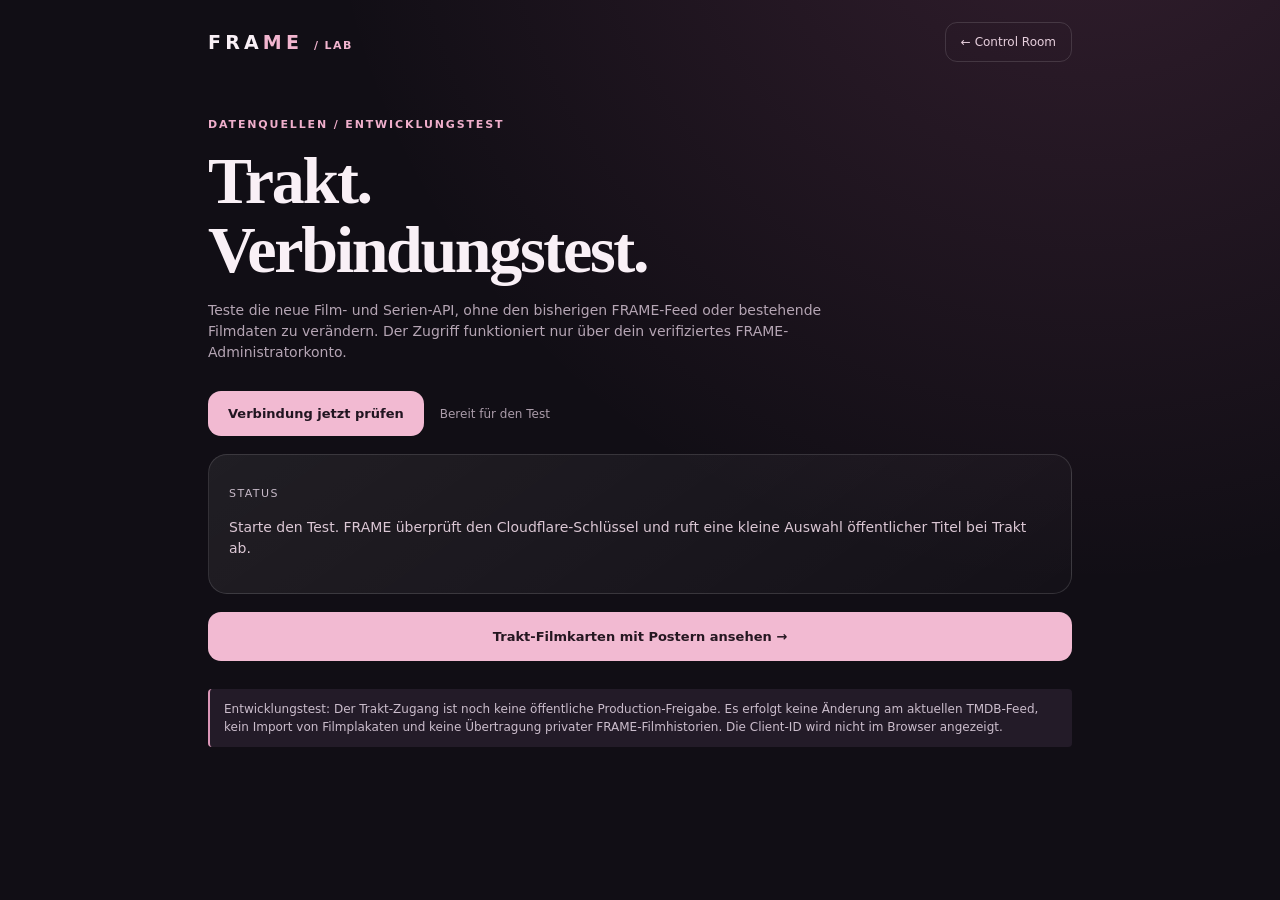
<file: frame-trakt-test.html>
<!doctype html>
<html lang="de"><head>
<meta charset="utf-8"><meta name="viewport" content="width=device-width,initial-scale=1,viewport-fit=cover">
<meta name="robots" content="noindex,nofollow"><meta name="theme-color" content="#110e15">
<link rel="icon" href="/icon.svg" type="image/svg+xml"><title>FRAME · Trakt Test</title>
<style>
:root{color-scheme:dark;--bg:#110e15;--panel:#201a26;--line:rgba(255,255,255,.13);--text:#f9f0f6;--sub:#b5a5b4;--accent:#f2b5cf}
*{box-sizing:border-box}html{background:var(--bg)}
body{background:radial-gradient(ellipse at 85% -20%,rgba(222,112,173,.17),transparent 50%),var(--bg);color:var(--text);font:14px/1.5 system-ui,-apple-system,"Segoe UI",sans-serif;margin:0;min-height:100dvh}
main{max-width:900px;margin:0 auto;padding:22px 18px 65px}
header{display:flex;align-items:center;justify-content:space-between;gap:15px;margin-bottom:55px}
.logo{font-size:19px;font-weight:900;letter-spacing:.22em}.logo span{color:var(--accent)}
a{color:var(--accent);text-decoration:none}
.headerlink{color:#e7cfdd;border:1px solid var(--line);padding:10px 15px;border-radius:12px;font-size:12px}
.eyebrow{color:#efaecb;font-size:11px;font-weight:800;letter-spacing:.17em}
h1{font:600 clamp(36px,7vw,66px)/1.05 Georgia,serif;letter-spacing:-.035em;margin:12px 0 16px}
.desc{max-width:670px;color:var(--sub);font-size:14px;margin:0 0 28px}
.panels{display:grid;grid-template-columns:1fr 1fr;gap:12px;margin:20px 0}
.card{background:linear-gradient(145deg,rgba(255,255,255,.065),rgba(255,255,255,.015));border:1px solid var(--line);border-radius:19px;padding:20px}
.card h2{font:600 24px Georgia,serif;margin:0 0 7px}
.tag{font-size:11px;color:#c6b9c7;text-transform:uppercase;letter-spacing:.13em}
#summary{color:#dbc7d4;line-height:1.5}
button{background:#f2bad2;color:#211521;border:0;border-radius:13px;padding:14px 20px;font:800 13px system-ui;cursor:pointer;min-height:45px}
button:disabled{opacity:.55;cursor:wait}
button:focus-visible,a:focus-visible{outline:2px solid #ffd4e3;outline-offset:3px}
.toolbar{display:flex;align-items:center;gap:16px;flex-wrap:wrap;margin-bottom:18px}
#state{color:#ab9caa;font-size:12px}
.status{font-size:12px;color:#c9b5c3;margin:7px 0 13px}
.status.ok{color:#88ddb2}.status.bad{color:#f0a6a6}
ul{list-style:none;margin:0;padding:0}
li{padding:9px 0;border-top:1px solid var(--line);display:flex;gap:10px;align-items:baseline;justify-content:space-between}
li b{font-size:13px;font-weight:650}
li span{font-size:11px;color:var(--sub);flex:none}
.note{border-left:2px solid #db96b7;color:#cbbdcc;padding:11px 14px;background:#231b28;border-radius:4px;font-size:12px;margin-top:28px}
[hidden]{display:none!important}
@media(max-width:650px){header{margin-bottom:35px}.panels{grid-template-columns:1fr}.card{padding:17px}}
</style></head>
<body><main>
<header><div class="logo">FRA<span>ME</span> <span class="tag">/ LAB</span></div><a class="headerlink" href="/frame-admin.html">← Control Room</a></header>
<p class="eyebrow">DATENQUELLEN / ENTWICKLUNGSTEST</p><h1>Trakt.<br>Verbindungstest.</h1>
<p class="desc">Teste die neue Film- und Serien-API, ohne den bisherigen FRAME-Feed oder bestehende Filmdaten zu verändern. Der Zugriff funktioniert nur über dein verifiziertes FRAME-Administratorkonto.</p>
<div class="toolbar"><button id="test" type="button">Verbindung jetzt prüfen</button><span id="state" role="status">Bereit für den Test</span></div>
<div class="card" id="overview"><p class="tag">Status</p><p id="summary">Starte den Test. FRAME überprüft den Cloudflare-Schlüssel und ruft eine kleine Auswahl öffentlicher Titel bei Trakt ab.</p></div>
<div class="panels" id="results" hidden>
 <div class="card"><p class="tag">API-Endpunkt</p><h2>Filme</h2><div class="status" id="movieStatus">–</div><ul id="movies"></ul></div>
 <div class="card"><p class="tag">API-Endpunkt</p><h2>Serien</h2><div class="status" id="showStatus">–</div><ul id="shows"></ul></div>
</div>
<p><a href="/frame-trakt-preview.html" style="display:block;text-align:center;padding:15px 18px;margin:18px 0 22px;border-radius:13px;background:#f2bad2;color:#251721;font-size:13px;font-weight:850">Trakt-Filmkarten mit Postern ansehen →</a></p>
<p class="note">Entwicklungstest: Der Trakt-Zugang ist noch keine öffentliche Production-Freigabe. Es erfolgt keine Änderung am aktuellen TMDB-Feed, kein Import von Filmplakaten und keine Übertragung privater FRAME-Filmhistorien. Die Client-ID wird nicht im Browser angezeigt.</p>
</main>
<script>
(()=>{
'use strict';
const id=x=>document.getElementById(x);
const button=id('test'),state=id('state'),summary=id('summary');
function draw(list,statusElement,result){
  const ul=id(list),line=id(statusElement);
  ul.replaceChildren();
  if(!result){line.textContent='Keine Antwort';line.className='status bad';return;}
  line.textContent=result.ok?'✓ Verbunden · HTTP '+result.status:(result.message||'Nicht erreichbar')+(result.status?' · HTTP '+result.status:'');
  line.className='status '+(result.ok?'ok':'bad');
  for(const movie of result.titles||[]){
    const li=document.createElement('li'),name=document.createElement('b'),year=document.createElement('span');
    name.textContent=movie.title;year.textContent=movie.year||'–';li.append(name,year);ul.append(li);
  }
}
button.addEventListener('click',async()=>{
  button.disabled=true;state.textContent='Frage Trakt über Cloudflare ab …';id('results').hidden=true;
  try{
    const response=await fetch('/api/trakt/diagnostics',{credentials:'same-origin',cache:'no-store'});
    const data=await response.json();
    if(!response.ok)throw new Error(data.error||'Verbindungstest nicht verfügbar.');
    id('results').hidden=false;
    draw('movies','movieStatus',data.movies);draw('shows','showStatus',data.shows);
    summary.textContent=data.explanation||'Prüfung abgeschlossen.';
    state.textContent='Geprüft: '+new Date(data.checkedAt).toLocaleString('de-DE');
  }catch(e){
    summary.textContent=(e.message||'Unbekannter Fehler')+' Falls die Anmeldung fehlt, bitte in FRAME mit der Administrator-E-Mail anmelden und diesen Test erneut öffnen.';
    state.textContent='Test fehlgeschlagen';
  }finally{button.disabled=false;}
});
})();
</script></body></html>
</file>
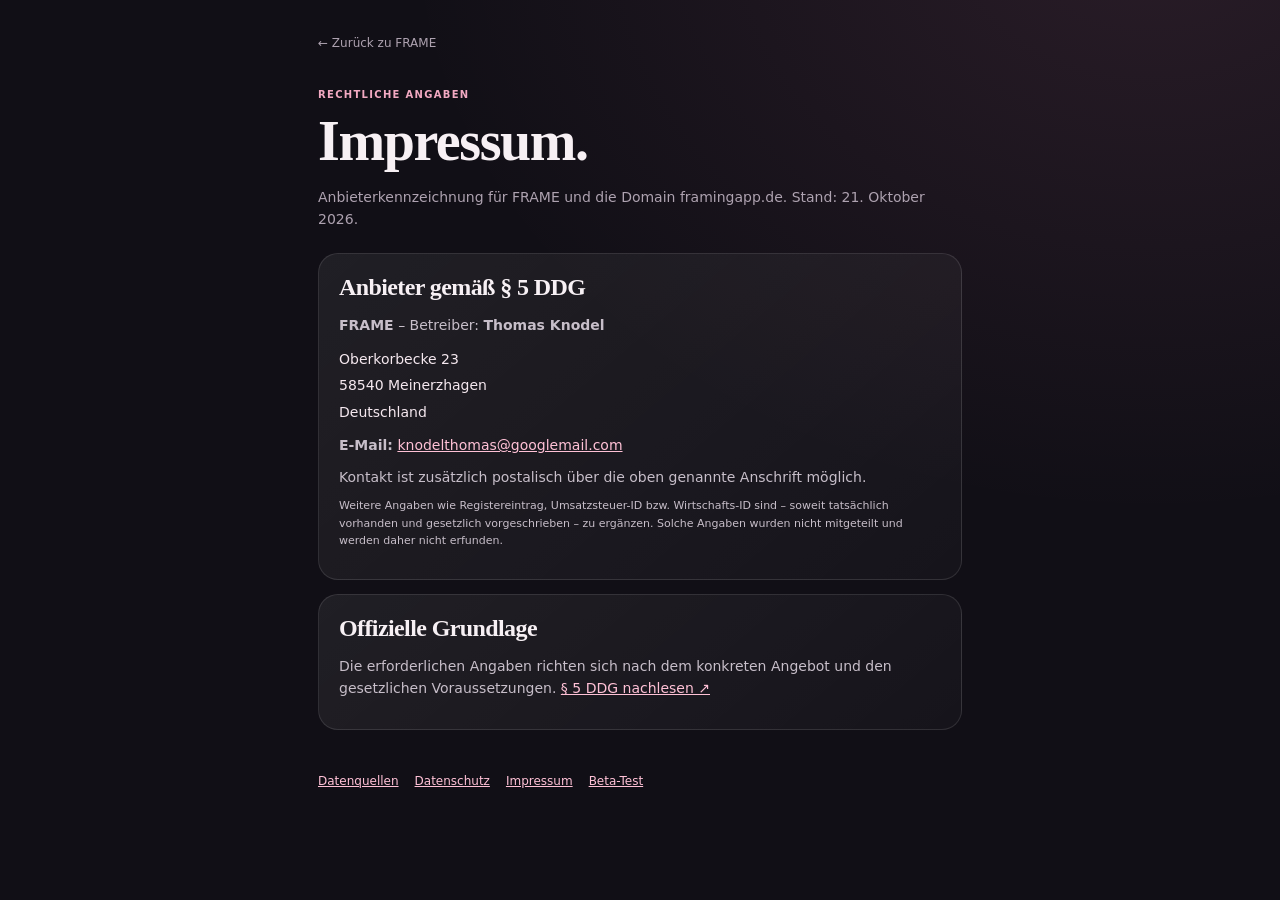
<file: impressum.html>
<!doctype html>
<html lang="de"><head><meta charset="utf-8"><meta name="viewport" content="width=device-width,initial-scale=1,viewport-fit=cover"><meta name="theme-color" content="#110f16"><meta name="description" content="Angaben zum Betreiber von FRAME"><link rel="icon" href="/icon.svg" type="image/svg+xml"><title>Impressum · FRAME</title>
<style>
:root{color-scheme:dark;--bg:#110f16;--panel:#201b26;--line:rgba(255,255,255,.11);--text:#f7f0f4;--muted:#aea2b0;--pink:#f2a9c2}
*{box-sizing:border-box}html{background:var(--bg)}body{margin:0;background:radial-gradient(ellipse at 90% -10%,rgba(240,137,183,.11),transparent 46%),var(--bg);color:var(--text);font:14px/1.6 system-ui,-apple-system,BlinkMacSystemFont,"Segoe UI",sans-serif}
main{width:min(100%,680px);margin:auto;padding:24px 18px calc(45px + env(safe-area-inset-bottom))}
a{color:#ffc1d6}a.back{display:inline-block;text-decoration:none;color:var(--muted);font-size:12px;padding:10px 0 25px}
.eyebrow{color:var(--pink);font-size:10px;font-weight:800;letter-spacing:.13em}
h1,h2{font-family:Georgia,serif;letter-spacing:-.025em}h1{font-size:clamp(38px,9vw,56px);line-height:1.06;margin:8px 0 14px}h2{font-size:24px;line-height:1.16;margin:0 0 12px}h3{font-size:16px;line-height:1.35;margin:16px 0 4px}
.intro{color:var(--muted);font-size:14px;margin:0 0 23px}
.card{border:1px solid var(--line);background:linear-gradient(140deg,rgba(255,255,255,.065),rgba(255,255,255,.025));padding:20px;border-radius:20px;margin:14px 0}
.card p,.card li{color:#c7bec9}p{margin:9px 0}ul{padding-left:20px}li{margin:6px 0}.notice{border-left:3px solid #eda4bf;padding:10px 12px;background:rgba(248,171,203,.08);border-radius:5px;color:#f5d6e2}
.meta{font-size:11px;color:var(--muted)}footer{padding-top:28px;color:var(--muted);font-size:12px;display:flex;gap:16px;flex-wrap:wrap}
button,input,select,textarea{font:inherit}button{cursor:pointer}button:focus-visible,a:focus-visible,input:focus-visible,textarea:focus-visible,select:focus-visible{outline:2px solid #ffb5d0;outline-offset:2px}
label{display:block;color:#f3e7ee;font-weight:650;font-size:12px;margin:12px 0 5px}
input:not([type=checkbox]),select,textarea{display:block;width:100%;background:#16121b;border:1px solid rgba(255,255,255,.2);border-radius:12px;padding:11px 12px;color:#fff;font-size:14px}
input[type=checkbox]{accent-color:#e6a0b8;width:18px;height:18px;flex:none}
textarea{min-height:118px;resize:vertical}
.primary,.secondary{min-height:43px;padding:10px 15px;border-radius:12px;font-weight:750}
.primary{background:#f1bed0;color:#231720;border:0}
.secondary{border:1px solid rgba(255,255,255,.25);color:#f7e9f1;background:#2e2433}
.actions{display:flex;gap:9px;flex-wrap:wrap;margin-top:14px}
.grid{display:grid;grid-template-columns:repeat(2,minmax(0,1fr));gap:9px}
.check{display:flex;align-items:start;gap:10px;border:1px solid rgba(255,255,255,.10);padding:12px;border-radius:12px;background:rgba(255,255,255,.03);font-size:13px;color:#dcd2dd}
.check span{flex:1}
#feedbackOutput{min-height:130px;white-space:pre-wrap}
[hidden]{display:none!important}
@media(max-width:390px){.grid{grid-template-columns:1fr}.card{padding:16px}}
</style></head>
<body><main><a class="back" href="/">← Zurück zu FRAME</a>
<p class="eyebrow">RECHTLICHE ANGABEN</p><h1>Impressum.</h1>
<p class="intro">Anbieterkennzeichnung für FRAME und die Domain framingapp.de. Stand: 21. Oktober 2026.</p>
<section class="card"><h2>Anbieter gemäß § 5 DDG</h2>
<p><strong>FRAME</strong> – Betreiber: <strong>Thomas Knodel</strong></p>
<address style="font-style:normal;line-height:1.9;color:#f5e8ef">
  Oberkorbecke 23<br>
  58540 Meinerzhagen<br>
  Deutschland
</address>
<p><strong>E-Mail:</strong> <a href="mailto:knodelthomas@googlemail.com">knodelthomas@googlemail.com</a></p>
<p>Kontakt ist zusätzlich postalisch über die oben genannte Anschrift möglich.</p>
<p class="meta">Weitere Angaben wie Registereintrag, Umsatzsteuer-ID bzw. Wirtschafts-ID sind – soweit tatsächlich vorhanden und gesetzlich vorgeschrieben – zu ergänzen. Solche Angaben wurden nicht mitgeteilt und werden daher nicht erfunden.</p></section>
<section class="card"><h2>Offizielle Grundlage</h2>
<p>Die erforderlichen Angaben richten sich nach dem konkreten Angebot und den gesetzlichen Voraussetzungen. <a href="https://www.gesetze-im-internet.de/ddg/__5.html" target="_blank" rel="noopener noreferrer">§ 5 DDG nachlesen ↗</a></p></section><footer><a href="/about.html">Datenquellen</a><a href="/datenschutz.html">Datenschutz</a><a href="/impressum.html">Impressum</a><a href="/beta.html">Beta-Test</a></footer></main></body></html>
</file>
